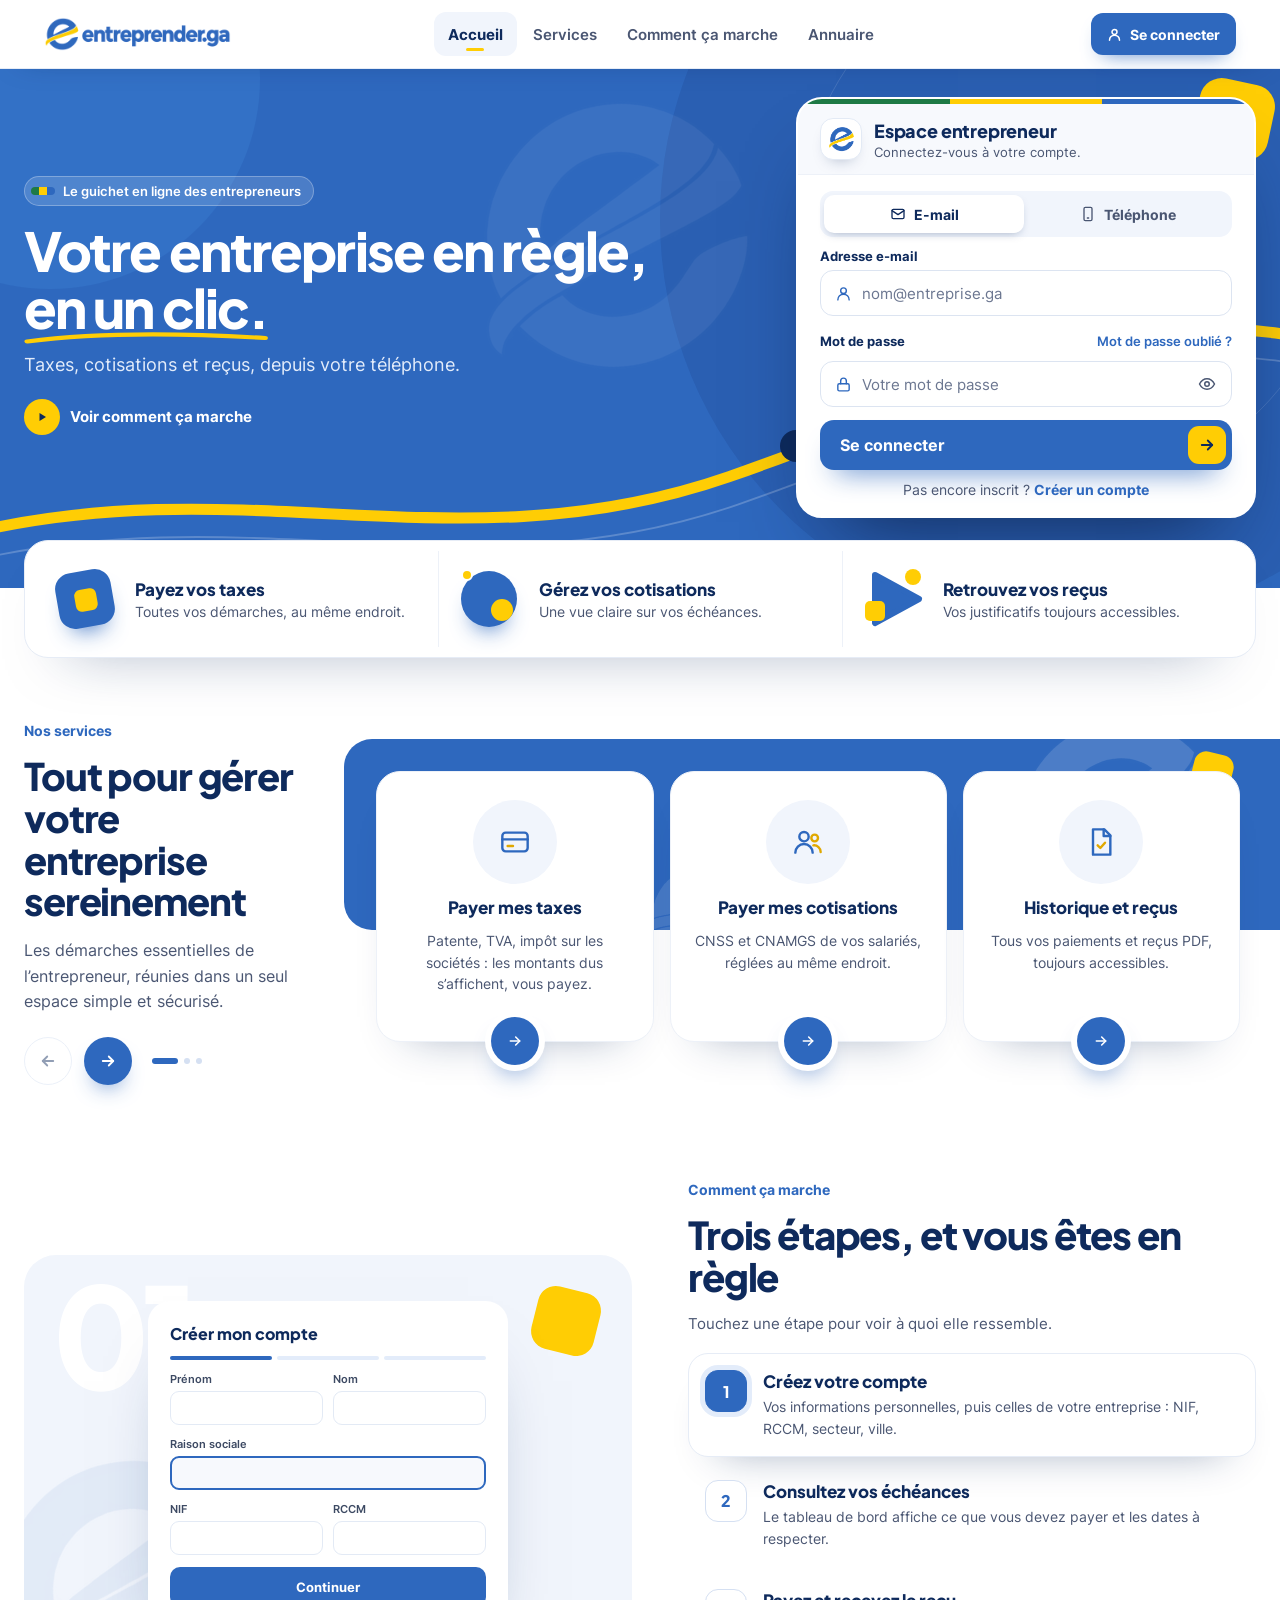
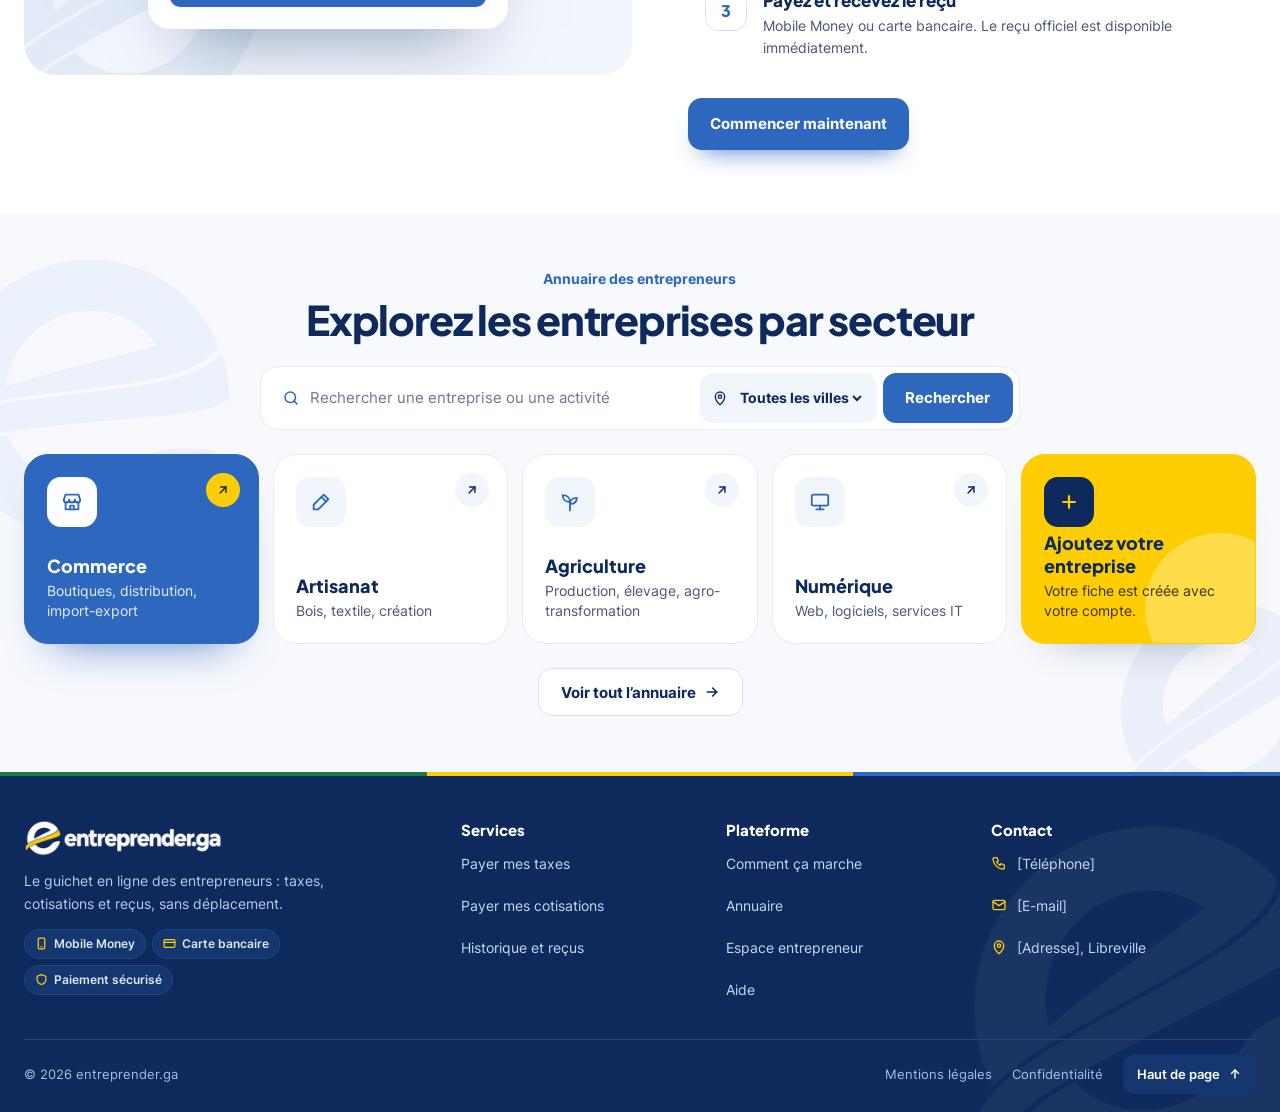
<file: index.html>
<!doctype html>
<html lang="fr">
<head>
<meta charset="utf-8">
<meta name="viewport" content="width=device-width, initial-scale=1">
<title>entreprender.ga — Votre entreprise en règle, en un clic</title>
<meta name="description" content="Payez vos taxes et cotisations, retrouvez vos reçus officiels et trouvez des entreprises gabonaises, depuis votre téléphone.">
<meta name="theme-color" content="#2E68BE">
<link rel="icon" type="image/png" href="assets/img/favicon.png">
<link rel="apple-touch-icon" href="assets/img/apple-touch-icon.png">
<link rel="preload" href="assets/fonts/pjs-800.woff2" as="font" type="font/woff2" crossorigin>
<link rel="preload" href="assets/fonts/inter-400.woff2" as="font" type="font/woff2" crossorigin>
<link rel="stylesheet" href="css/styles.css">
<script src="js/main.js" defer></script>
</head>
<body>

<!-- ================= EN-TÊTE ================= -->
<header class="site-header">
  <div class="container header-inner">
    <a class="brand" href="index.html" aria-label="entreprender.ga, accueil">
      <img src="assets/img/logo-couleur.png" alt="entreprender.ga" width="187" height="34">
    </a>

    <nav class="main-nav" aria-label="Navigation principale">
      <a class="nav-link is-active" href="#accueil" aria-current="page">Accueil</a>
      <a class="nav-link" href="#services">Services</a>
      <a class="nav-link" href="#parcours">Comment ça marche</a>
      <a class="nav-link" href="#annuaire">Annuaire</a>
    </nav>

    <a class="btn btn-primary btn-sm" href="connexion.html">
      <svg aria-hidden="true" width="15" height="15" viewBox="0 0 24 24" fill="none" stroke="currentColor" stroke-width="2.4" stroke-linecap="round" stroke-linejoin="round"><circle cx="12" cy="8" r="4"/><path d="M4 21a8 8 0 0 1 16 0"/></svg>
      Se connecter
    </a>
  </div>
</header>

<main>

<!-- ================= HERO + CONNEXION ================= -->
<section id="accueil" class="hero" data-spy>
  <div class="blue-bg" aria-hidden="true">
    <span class="blue-bg__c1"></span>
    <span class="blue-bg__c2"></span>
    <span class="blue-bg__c3"></span>
    <svg class="blue-bg__ribbon" viewBox="0 0 1440 560" preserveAspectRatio="none"><path d="M-30 500 C 280 430, 520 540, 820 440 S 1240 250, 1470 290" fill="none" stroke="#FFCD04" stroke-width="12" stroke-linecap="round"/><path d="M-30 530 C 290 460, 530 570, 830 470 S 1250 280, 1470 320" fill="none" stroke="rgba(255,255,255,.22)" stroke-width="2"/></svg>
    <img class="watermark blue-bg__mark" src="assets/img/e-blanc.png" alt="">
  </div>

  <div class="container hero-inner">
    <div class="hero-copy">
      <span class="badge"><span class="badge__flag" aria-hidden="true"><span></span><span></span><span></span></span>Le guichet en ligne des entrepreneurs</span>
      <h1 class="hero-title">Votre entreprise en règle, <span class="hero-title__swash">en un clic.<svg aria-hidden="true" viewBox="0 0 300 24" preserveAspectRatio="none"><path d="M4 18 C 90 2, 200 4, 296 12" fill="none" stroke="#FFCD04" stroke-width="7" stroke-linecap="round"/></svg></span></h1>
      <p class="hero-lead">Taxes, cotisations et reçus, depuis votre téléphone.</p>
      <a class="play-link" href="#parcours">
        <span class="play-link__icon" aria-hidden="true"><svg width="12" height="12" viewBox="0 0 24 24" fill="#0E2A5C"><path d="M7 4v16l13-8z"/></svg></span>
        Voir comment ça marche
      </a>
    </div>

    <div class="auth-wrap">
      <span class="auth-wrap__square" aria-hidden="true"></span>
      <span class="auth-wrap__dot" aria-hidden="true"></span>

      <form class="auth-card" id="hero-login" data-auth="login" novalidate aria-labelledby="hero-login-title">
        <div class="flag-bar" aria-hidden="true"><span></span><span></span><span></span></div>
        <div class="auth-card__head">
          <span class="auth-card__mark" aria-hidden="true"><img src="assets/img/e-couleur.png" alt=""></span>
          <div class="auth-card__titles">
            <h2 class="auth-card__title" id="hero-login-title">Espace entrepreneur</h2>
            <p class="auth-card__sub">Connectez-vous à votre compte.</p>
          </div>
        </div>

        <div class="auth-card__body">
          <div class="segmented" role="group" aria-label="Se connecter avec" data-id-switch>
            <button type="button" class="segmented__btn" aria-pressed="true" data-mode="email">
              <svg aria-hidden="true" width="16" height="16" viewBox="0 0 24 24" fill="none" stroke="currentColor" stroke-width="2" stroke-linecap="round" stroke-linejoin="round"><rect x="3" y="5" width="18" height="14" rx="2"/><path d="m3 7 9 6 9-6"/></svg>E-mail
            </button>
            <button type="button" class="segmented__btn" aria-pressed="false" data-mode="phone">
              <svg aria-hidden="true" width="16" height="16" viewBox="0 0 24 24" fill="none" stroke="currentColor" stroke-width="2" stroke-linecap="round" stroke-linejoin="round"><rect x="6" y="2" width="12" height="20" rx="2"/><path d="M11 18h2"/></svg>Téléphone
            </button>
          </div>

          <div class="field" data-field="identifier">
            <label class="field__label" for="hero-id" data-id-label>Adresse e-mail</label>
            <div class="field__control">
              <svg aria-hidden="true" width="17" height="17" viewBox="0 0 24 24" fill="none" stroke="#2E68BE" stroke-width="2" stroke-linecap="round" stroke-linejoin="round"><circle cx="12" cy="8" r="4"/><path d="M4 21a8 8 0 0 1 16 0"/></svg>
              <input id="hero-id" name="identifier" type="email" autocomplete="username" placeholder="nom@entreprise.ga" required aria-describedby="hero-id-error">
            </div>
            <p class="field__error" id="hero-id-error" hidden></p>
          </div>

          <div class="field" data-field="password">
            <div class="field__row">
              <label class="field__label" for="hero-pw">Mot de passe</label>
              <a class="field__link" href="connexion.html#mot-de-passe-oublie">Mot de passe oublié ?</a>
            </div>
            <div class="field__control field__control--pw">
              <svg aria-hidden="true" width="17" height="17" viewBox="0 0 24 24" fill="none" stroke="#2E68BE" stroke-width="2" stroke-linecap="round" stroke-linejoin="round"><rect x="4" y="11" width="16" height="10" rx="2"/><path d="M8 11V7a4 4 0 0 1 8 0v4"/></svg>
              <input id="hero-pw" name="password" type="password" autocomplete="current-password" placeholder="Votre mot de passe" required aria-describedby="hero-pw-error">
              <button type="button" class="icon-btn" data-toggle-password aria-label="Afficher le mot de passe" aria-controls="hero-pw">
                <svg aria-hidden="true" width="18" height="18" viewBox="0 0 24 24" fill="none" stroke="#4A5672" stroke-width="2" stroke-linecap="round" stroke-linejoin="round"><path d="M2 12s3.6-7 10-7 10 7 10 7-3.6 7-10 7S2 12 2 12z"/><circle cx="12" cy="12" r="3"/></svg>
              </button>
            </div>
            <p class="field__error" id="hero-pw-error" hidden></p>
          </div>

          <p class="form-status" role="status" data-status hidden></p>

          <button type="submit" class="btn btn-primary btn-submit">
            <span data-submit-label>Se connecter</span>
            <span class="btn-submit__arrow" aria-hidden="true"><svg width="18" height="18" viewBox="0 0 24 24" fill="none" stroke="#0E2A5C" stroke-width="2.4" stroke-linecap="round" stroke-linejoin="round"><path d="M5 12h14"/><path d="m13 6 6 6-6 6"/></svg></span>
          </button>

          <p class="auth-card__foot">Pas encore inscrit ? <a href="connexion.html#inscription">Créer un compte</a></p>
        </div>
      </form>
    </div>
  </div>
</section>

<!-- ================= LES 3 ESSENTIELS ================= -->
<section class="container essentials" aria-label="L’essentiel">
  <div class="essentials__grid">
    <div class="essential">
      <span class="essential__icon" aria-hidden="true"><span class="shape shape--tile"></span><span class="shape shape--tile-in"></span></span>
      <div><strong class="essential__title">Payez vos taxes</strong><span class="essential__text">Toutes vos démarches, au même endroit.</span></div>
    </div>
    <div class="essential">
      <span class="essential__icon" aria-hidden="true"><span class="shape shape--ball"></span><span class="shape shape--dot"></span><span class="shape shape--dot-sm"></span></span>
      <div><strong class="essential__title">Gérez vos cotisations</strong><span class="essential__text">Une vue claire sur vos échéances.</span></div>
    </div>
    <div class="essential">
      <span class="essential__icon" aria-hidden="true"><svg width="64" height="64" viewBox="0 0 64 64"><path d="M14 8 L58 32 L14 56 Z" fill="#2E68BE" stroke="#2E68BE" stroke-width="6" stroke-linejoin="round"/><rect x="4" y="34" width="20" height="20" rx="5" fill="#FFCD04"/><circle cx="52" cy="10" r="8" fill="#FFCD04"/></svg></span>
      <div><strong class="essential__title">Retrouvez vos reçus</strong><span class="essential__text">Vos justificatifs toujours accessibles.</span></div>
    </div>
  </div>
</section>

<!-- ================= SERVICES ================= -->
<section id="services" class="container services" data-spy>
  <div class="services__intro">
    <span class="eyebrow">Nos services</span>
    <h2 class="section-title">Tout pour gérer votre entreprise sereinement</h2>
    <p class="section-lead">Les démarches essentielles de l’entrepreneur, réunies dans un seul espace simple et sécurisé.</p>
    <div class="carousel-controls">
      <button type="button" class="round-btn" data-carousel-prev aria-label="Services précédents" aria-controls="service-grid" disabled>
        <svg aria-hidden="true" width="18" height="18" viewBox="0 0 24 24" fill="none" stroke="#0E2A5C" stroke-width="2.4" stroke-linecap="round" stroke-linejoin="round"><path d="M19 12H5"/><path d="m11 6-6 6 6 6"/></svg>
      </button>
      <button type="button" class="round-btn round-btn--primary" data-carousel-next aria-label="Services suivants" aria-controls="service-grid">
        <svg aria-hidden="true" width="18" height="18" viewBox="0 0 24 24" fill="none" stroke="#FFFFFF" stroke-width="2.4" stroke-linecap="round" stroke-linejoin="round"><path d="M5 12h14"/><path d="m13 6 6 6-6 6"/></svg>
      </button>
      <div class="dots" data-carousel-dots aria-hidden="true"></div>
    </div>
  </div>

  <div class="services__stage">
    <span class="stage-band" aria-hidden="true">
      <img class="watermark stage-band__mark1" src="assets/img/e-blanc.png" alt="">
      <img class="watermark stage-band__mark2" src="assets/img/e-blanc.png" alt="">
    </span>
    <span class="stage-deco" aria-hidden="true"></span>

    <div class="service-grid" id="service-grid" aria-live="polite">
      <a class="service-card" href="connexion.html">
        <span class="service-card__icon" aria-hidden="true"><svg width="32" height="32" viewBox="0 0 24 24" fill="none" stroke="#2E68BE" stroke-width="1.8" stroke-linecap="round" stroke-linejoin="round"><rect x="2.5" y="5" width="19" height="14" rx="2.5"/><path d="M2.5 10h19"/><path d="M6.5 15h4" stroke="#E0A800"/></svg></span>
        <span class="service-card__title">Payer mes taxes</span>
        <span class="service-card__text">Patente, TVA, impôt sur les sociétés : les montants dus s’affichent, vous payez.</span>
        <span class="service-card__arrow" aria-hidden="true"><svg width="16" height="16" viewBox="0 0 24 24" fill="none" stroke="#FFFFFF" stroke-width="2.4" stroke-linecap="round" stroke-linejoin="round"><path d="M5 12h14"/><path d="m13 6 6 6-6 6"/></svg></span>
      </a>
      <a class="service-card" href="connexion.html">
        <span class="service-card__icon" aria-hidden="true"><svg width="32" height="32" viewBox="0 0 24 24" fill="none" stroke="#2E68BE" stroke-width="1.8" stroke-linecap="round" stroke-linejoin="round"><circle cx="9" cy="8" r="3.5"/><path d="M2.5 20a6.5 6.5 0 0 1 13 0"/><circle cx="17" cy="9" r="2.5" stroke="#E0A800"/><path d="M16 14.5a5 5 0 0 1 5.5 5" stroke="#E0A800"/></svg></span>
        <span class="service-card__title">Payer mes cotisations</span>
        <span class="service-card__text">CNSS et CNAMGS de vos salariés, réglées au même endroit.</span>
        <span class="service-card__arrow" aria-hidden="true"><svg width="16" height="16" viewBox="0 0 24 24" fill="none" stroke="#FFFFFF" stroke-width="2.4" stroke-linecap="round" stroke-linejoin="round"><path d="M5 12h14"/><path d="m13 6 6 6-6 6"/></svg></span>
      </a>
      <a class="service-card" href="connexion.html">
        <span class="service-card__icon" aria-hidden="true"><svg width="32" height="32" viewBox="0 0 24 24" fill="none" stroke="#2E68BE" stroke-width="1.8" stroke-linecap="round" stroke-linejoin="round"><path d="M6 2.5h8.5l4.5 4.5v14.5H6z"/><path d="M14 2.5V7.5h5"/><path d="m9.5 14.5 2 2 3.5-4" stroke="#E0A800"/></svg></span>
        <span class="service-card__title">Historique et reçus</span>
        <span class="service-card__text">Tous vos paiements et reçus PDF, toujours accessibles.</span>
        <span class="service-card__arrow" aria-hidden="true"><svg width="16" height="16" viewBox="0 0 24 24" fill="none" stroke="#FFFFFF" stroke-width="2.4" stroke-linecap="round" stroke-linejoin="round"><path d="M5 12h14"/><path d="m13 6 6 6-6 6"/></svg></span>
      </a>
      <a class="service-card" href="connexion.html" hidden>
        <span class="service-card__icon" aria-hidden="true"><svg width="32" height="32" viewBox="0 0 24 24" fill="none" stroke="#2E68BE" stroke-width="1.8" stroke-linecap="round" stroke-linejoin="round"><rect x="3" y="5" width="18" height="16" rx="2.5"/><path d="M3 10h18"/><path d="M8 3v4"/><path d="M16 3v4"/><circle cx="15.5" cy="15.5" r="1.6" fill="#E0A800" stroke="#E0A800"/></svg></span>
        <span class="service-card__title">Échéances et rappels</span>
        <span class="service-card__text">Un rappel par SMS et e-mail avant chaque date limite.</span>
        <span class="service-card__arrow" aria-hidden="true"><svg width="16" height="16" viewBox="0 0 24 24" fill="none" stroke="#FFFFFF" stroke-width="2.4" stroke-linecap="round" stroke-linejoin="round"><path d="M5 12h14"/><path d="m13 6 6 6-6 6"/></svg></span>
      </a>
      <a class="service-card" href="connexion.html" hidden>
        <span class="service-card__icon" aria-hidden="true"><svg width="32" height="32" viewBox="0 0 24 24" fill="none" stroke="#2E68BE" stroke-width="1.8" stroke-linecap="round" stroke-linejoin="round"><path d="M3 9.5 5 4h14l2 5.5"/><path d="M3 9.5a3 3 0 0 0 6 0 3 3 0 0 0 6 0 3 3 0 0 0 6 0"/><path d="M5 12.5V20h14v-7.5"/><path d="M10 20v-4h4v4" stroke="#E0A800"/></svg></span>
        <span class="service-card__title">Fiche entreprise</span>
        <span class="service-card__text">Votre entreprise visible dans l’annuaire public.</span>
        <span class="service-card__arrow" aria-hidden="true"><svg width="16" height="16" viewBox="0 0 24 24" fill="none" stroke="#FFFFFF" stroke-width="2.4" stroke-linecap="round" stroke-linejoin="round"><path d="M5 12h14"/><path d="m13 6 6 6-6 6"/></svg></span>
      </a>
    </div>
  </div>
</section>

<!-- ================= COMMENT ÇA MARCHE ================= -->
<section id="parcours" class="container how" data-spy>
  <div class="how__preview" aria-hidden="true">
    <span class="how__num" data-step-num>01</span>
    <img class="watermark how__mark" src="assets/img/e-bleu.png" alt="">
    <span class="how__deco"></span>

    <div class="preview" data-step-panel="1">
      <div class="mock">
        <span class="mock__title">Créer mon compte</span>
        <span class="mock__progress"><span></span><span></span><span></span></span>
        <span class="mock__grid">
          <span class="mock__field"><span class="mock__label">Prénom</span><span class="mock__input"></span></span>
          <span class="mock__field"><span class="mock__label">Nom</span><span class="mock__input"></span></span>
        </span>
        <span class="mock__field"><span class="mock__label">Raison sociale</span><span class="mock__input is-focus"></span></span>
        <span class="mock__grid">
          <span class="mock__field"><span class="mock__label">NIF</span><span class="mock__input"></span></span>
          <span class="mock__field"><span class="mock__label">RCCM</span><span class="mock__input"></span></span>
        </span>
        <span class="mock__btn">Continuer</span>
      </div>
    </div>

    <div class="preview" data-step-panel="2" hidden>
      <div class="mock mock--tight">
        <span class="mock__head"><span class="mock__title">Mes échéances</span><span class="pill-soft">3 à venir</span></span>
        <span class="due is-current"><span class="due__sq" style="background:#2E68BE"></span><span class="due__text"><span class="due__name">Patente</span><span class="skel" style="width:60%"></span></span><span class="due__tag">Bientôt</span></span>
        <span class="due"><span class="due__sq" style="background:#FFCD04"></span><span class="due__text"><span class="due__name">CNSS</span><span class="skel" style="width:45%"></span></span><span class="skel" style="width:40px"></span></span>
        <span class="due"><span class="due__sq" style="background:#0E2A5C"></span><span class="due__text"><span class="due__name">TVA</span><span class="skel" style="width:55%"></span></span><span class="skel" style="width:40px"></span></span>
        <span class="mock__btn">Payer la patente</span>
      </div>
    </div>

    <div class="preview pay-stack" data-step-panel="3" hidden>
      <span class="pay-methods">
        <span class="pay-method is-selected"><span class="pay-method__icon" style="background:#FFF4C2"><svg width="18" height="18" viewBox="0 0 24 24" fill="none" stroke="#0E2A5C" stroke-width="2" stroke-linecap="round"><rect x="6" y="2" width="12" height="20" rx="2"/><path d="M11 18h2"/></svg></span><span class="pay-method__name">Mobile Money</span></span>
        <span class="pay-method"><span class="pay-method__icon" style="background:#E3ECFA"><svg width="18" height="18" viewBox="0 0 24 24" fill="none" stroke="#2E68BE" stroke-width="2" stroke-linecap="round"><rect x="2" y="5" width="20" height="14" rx="2"/><path d="M2 10h20"/></svg></span><span class="pay-method__name">Carte bancaire</span></span>
      </span>
      <span class="receipt">
        <span class="receipt__body"><span class="receipt__title">Reçu de paiement</span><span class="receipt__line" style="width:70%"></span><span class="receipt__line" style="width:50%"></span><span class="receipt__sep"></span><span class="receipt__total"></span></span>
        <svg class="receipt__edge" viewBox="0 0 280 14" preserveAspectRatio="none"><path d="M0 0 H280 V2 L266 14 L252 2 L238 14 L224 2 L210 14 L196 2 L182 14 L168 2 L154 14 L140 2 L126 14 L112 2 L98 14 L84 2 L70 14 L56 2 L42 14 L28 2 L14 14 L0 2 Z" fill="#FFFFFF"/></svg>
        <span class="stamp">Payé</span>
      </span>
    </div>
  </div>

  <div class="how__content">
    <span class="eyebrow">Comment ça marche</span>
    <h2 class="section-title">Trois étapes, et vous êtes en règle</h2>
    <p class="how__hint">Touchez une étape pour voir à quoi elle ressemble.</p>
    <ol class="steps">
      <li><button type="button" class="step" aria-pressed="true" data-step="1"><span class="step__num">1</span><span class="step__body"><span class="step__title">Créez votre compte</span><span class="step__text">Vos informations personnelles, puis celles de votre entreprise : NIF, RCCM, secteur, ville.</span></span></button></li>
      <li><button type="button" class="step" aria-pressed="false" data-step="2"><span class="step__num">2</span><span class="step__body"><span class="step__title">Consultez vos échéances</span><span class="step__text">Le tableau de bord affiche ce que vous devez payer et les dates à respecter.</span></span></button></li>
      <li><button type="button" class="step" aria-pressed="false" data-step="3"><span class="step__num">3</span><span class="step__body"><span class="step__title">Payez et recevez le reçu</span><span class="step__text">Mobile Money ou carte bancaire. Le reçu officiel est disponible immédiatement.</span></span></button></li>
    </ol>
    <a class="btn btn-primary btn-lg" href="connexion.html#inscription">Commencer maintenant</a>
  </div>
</section>

<!-- ================= ANNUAIRE ================= -->
<section id="annuaire" class="directory" data-spy>
  <img class="watermark directory__mark1" src="assets/img/e-bleu.png" alt="" aria-hidden="true">
  <img class="watermark directory__mark2" src="assets/img/e-bleu.png" alt="" aria-hidden="true">
  <div class="container directory__inner">
    <div class="directory__head">
      <span class="eyebrow">Annuaire des entrepreneurs</span>
      <h2 class="section-title">Explorez les entreprises par secteur</h2>
    </div>

    <form class="search-bar" role="search" aria-label="Rechercher dans l’annuaire" data-directory-search>
      <label class="search-bar__field">
        <svg aria-hidden="true" width="18" height="18" viewBox="0 0 24 24" fill="none" stroke="#2E68BE" stroke-width="2" stroke-linecap="round" stroke-linejoin="round"><circle cx="11" cy="11" r="7"/><path d="m20 20-3.5-3.5"/></svg>
        <span class="sr-only">Entreprise ou activité</span>
        <input type="search" name="q" placeholder="Rechercher une entreprise ou une activité">
      </label>
      <label class="search-bar__city">
        <svg aria-hidden="true" width="16" height="16" viewBox="0 0 24 24" fill="none" stroke="#0E2A5C" stroke-width="2" stroke-linecap="round" stroke-linejoin="round"><path d="M12 22s7-6.2 7-12a7 7 0 0 0-14 0c0 5.8 7 12 7 12z"/><circle cx="12" cy="10" r="2.5"/></svg>
        <span class="sr-only">Ville</span>
        <select name="ville">
          <option value="">Toutes les villes</option>
          <option>Libreville</option><option>Port-Gentil</option><option>Franceville</option><option>Oyem</option><option>Owendo</option>
        </select>
      </label>
      <button type="submit" class="btn btn-primary search-bar__submit">Rechercher</button>
    </form>

    <div class="sector-grid" role="group" aria-label="Choisir un secteur">
      <button type="button" class="sector-card" aria-pressed="true" data-sector="commerce">
        <span class="sector-card__icon" aria-hidden="true"><svg width="22" height="22" viewBox="0 0 24 24" fill="none" stroke="#2E68BE" stroke-width="2" stroke-linecap="round" stroke-linejoin="round"><path d="M3 9.5 5 4h14l2 5.5"/><path d="M3 9.5a3 3 0 0 0 6 0 3 3 0 0 0 6 0 3 3 0 0 0 6 0"/><path d="M5 12.5V20h14v-7.5"/><path d="M10 20v-4h4v4"/></svg></span>
        <span class="sector-card__arrow" aria-hidden="true"><svg width="14" height="14" viewBox="0 0 24 24" fill="none" stroke="#0E2A5C" stroke-width="2.6" stroke-linecap="round" stroke-linejoin="round"><path d="M7 17 17 7"/><path d="M8 7h9v9"/></svg></span>
        <span class="sector-card__title">Commerce</span>
        <span class="sector-card__text">Boutiques, distribution, import-export</span>
      </button>
      <button type="button" class="sector-card" aria-pressed="false" data-sector="artisanat">
        <span class="sector-card__icon" aria-hidden="true"><svg width="22" height="22" viewBox="0 0 24 24" fill="none" stroke="#2E68BE" stroke-width="2" stroke-linecap="round" stroke-linejoin="round"><path d="M15 4 20 9 9 20H4v-5z"/><path d="m12.5 6.5 5 5"/></svg></span>
        <span class="sector-card__arrow" aria-hidden="true"><svg width="14" height="14" viewBox="0 0 24 24" fill="none" stroke="#0E2A5C" stroke-width="2.6" stroke-linecap="round" stroke-linejoin="round"><path d="M7 17 17 7"/><path d="M8 7h9v9"/></svg></span>
        <span class="sector-card__title">Artisanat</span>
        <span class="sector-card__text">Bois, textile, création</span>
      </button>
      <button type="button" class="sector-card" aria-pressed="false" data-sector="agriculture">
        <span class="sector-card__icon" aria-hidden="true"><svg width="22" height="22" viewBox="0 0 24 24" fill="none" stroke="#2E68BE" stroke-width="2" stroke-linecap="round" stroke-linejoin="round"><path d="M12 21v-9"/><path d="M12 12C12 7 8.5 4.5 4 4.5 4 9 7 12 12 12z"/><path d="M12 14c0-4 3-6.5 7.5-6.5C19.5 11.5 17 14 12 14z"/></svg></span>
        <span class="sector-card__arrow" aria-hidden="true"><svg width="14" height="14" viewBox="0 0 24 24" fill="none" stroke="#0E2A5C" stroke-width="2.6" stroke-linecap="round" stroke-linejoin="round"><path d="M7 17 17 7"/><path d="M8 7h9v9"/></svg></span>
        <span class="sector-card__title">Agriculture</span>
        <span class="sector-card__text">Production, élevage, agro-transformation</span>
      </button>
      <button type="button" class="sector-card" aria-pressed="false" data-sector="numerique">
        <span class="sector-card__icon" aria-hidden="true"><svg width="22" height="22" viewBox="0 0 24 24" fill="none" stroke="#2E68BE" stroke-width="2" stroke-linecap="round" stroke-linejoin="round"><rect x="3" y="4" width="18" height="12" rx="2"/><path d="M8 20h8"/><path d="M12 16v4"/></svg></span>
        <span class="sector-card__arrow" aria-hidden="true"><svg width="14" height="14" viewBox="0 0 24 24" fill="none" stroke="#0E2A5C" stroke-width="2.6" stroke-linecap="round" stroke-linejoin="round"><path d="M7 17 17 7"/><path d="M8 7h9v9"/></svg></span>
        <span class="sector-card__title">Numérique</span>
        <span class="sector-card__text">Web, logiciels, services IT</span>
      </button>
      <a class="sector-card sector-card--add" href="connexion.html#inscription">
        <span class="sector-card__icon" aria-hidden="true"><svg width="20" height="20" viewBox="0 0 24 24" fill="none" stroke="#FFCD04" stroke-width="2.6" stroke-linecap="round"><path d="M12 5v14"/><path d="M5 12h14"/></svg></span>
        <span class="sector-card__title">Ajoutez votre entreprise</span>
        <span class="sector-card__text">Votre fiche est créée avec votre compte.</span>
      </a>
    </div>

    <a class="btn btn-outline" href="#annuaire">Voir tout l’annuaire
      <svg aria-hidden="true" width="16" height="16" viewBox="0 0 24 24" fill="none" stroke="currentColor" stroke-width="2.4" stroke-linecap="round" stroke-linejoin="round"><path d="M5 12h14"/><path d="m13 6 6 6-6 6"/></svg>
    </a>
  </div>
</section>

</main>

<!-- ================= PIED DE PAGE ================= -->
<footer class="site-footer">
  <div class="flag-bar" aria-hidden="true"><span></span><span></span><span></span></div>
  <img class="watermark site-footer__mark" src="assets/img/e-blanc.png" alt="" aria-hidden="true">
  <div class="container footer-inner">
    <div class="footer-cols">
      <div class="footer-brand">
        <img src="assets/img/logo-blanc.png" alt="entreprender.ga" width="198" height="36">
        <p>Le guichet en ligne des entrepreneurs : taxes, cotisations et reçus, sans déplacement.</p>
        <div class="pay-pills">
          <span class="pay-pill"><svg aria-hidden="true" width="13" height="13" viewBox="0 0 24 24" fill="none" stroke="#FFCD04" stroke-width="2.2" stroke-linecap="round"><rect x="6" y="2" width="12" height="20" rx="2"/><path d="M11 18h2"/></svg>Mobile Money</span>
          <span class="pay-pill"><svg aria-hidden="true" width="13" height="13" viewBox="0 0 24 24" fill="none" stroke="#FFCD04" stroke-width="2.2" stroke-linecap="round"><rect x="2" y="5" width="20" height="14" rx="2"/><path d="M2 10h20"/></svg>Carte bancaire</span>
          <span class="pay-pill"><svg aria-hidden="true" width="13" height="13" viewBox="0 0 24 24" fill="none" stroke="#FFCD04" stroke-width="2.2" stroke-linecap="round" stroke-linejoin="round"><path d="M12 3 4 6v6c0 5 3.5 8 8 9 4.5-1 8-4 8-9V6z"/></svg>Paiement sécurisé</span>
        </div>
      </div>
      <nav class="footer-col" aria-label="Services">
        <span class="footer-col__title">Services</span>
        <a href="#services">Payer mes taxes</a>
        <a href="#services">Payer mes cotisations</a>
        <a href="#services">Historique et reçus</a>
      </nav>
      <nav class="footer-col" aria-label="Plateforme">
        <span class="footer-col__title">Plateforme</span>
        <a href="#parcours">Comment ça marche</a>
        <a href="#annuaire">Annuaire</a>
        <a href="connexion.html">Espace entrepreneur</a>
        <a href="#accueil">Aide</a>
      </nav>
      <div class="footer-col footer-col--contact">
        <span class="footer-col__title">Contact</span>
        <span class="contact-item"><svg aria-hidden="true" width="16" height="16" viewBox="0 0 24 24" fill="none" stroke="#FFCD04" stroke-width="2" stroke-linecap="round" stroke-linejoin="round"><path d="M5 4h4l2 5-2.5 1.5a11 11 0 0 0 5 5L15 13l5 2v4a2 2 0 0 1-2 2A16 16 0 0 1 3 6a2 2 0 0 1 2-2"/></svg>[Téléphone]</span>
        <span class="contact-item"><svg aria-hidden="true" width="16" height="16" viewBox="0 0 24 24" fill="none" stroke="#FFCD04" stroke-width="2" stroke-linecap="round" stroke-linejoin="round"><rect x="3" y="5" width="18" height="14" rx="2"/><path d="m3 7 9 6 9-6"/></svg>[E-mail]</span>
        <span class="contact-item"><svg aria-hidden="true" width="16" height="16" viewBox="0 0 24 24" fill="none" stroke="#FFCD04" stroke-width="2" stroke-linecap="round" stroke-linejoin="round"><path d="M12 22s7-6.2 7-12a7 7 0 0 0-14 0c0 5.8 7 12 7 12z"/><circle cx="12" cy="10" r="2.5"/></svg>[Adresse], Libreville</span>
      </div>
    </div>
    <div class="footer-bottom">
      <span>© <span data-year>2026</span> entreprender.ga</span>
      <span class="footer-bottom__links">
        <a href="#">Mentions légales</a>
        <a href="#">Confidentialité</a>
        <a class="to-top" href="#accueil">Haut de page<svg aria-hidden="true" width="14" height="14" viewBox="0 0 24 24" fill="none" stroke="currentColor" stroke-width="2.4" stroke-linecap="round" stroke-linejoin="round"><path d="M12 19V5"/><path d="m6 11 6-6 6 6"/></svg></a>
      </span>
    </div>
  </div>
</footer>

</body>
</html>
</file>
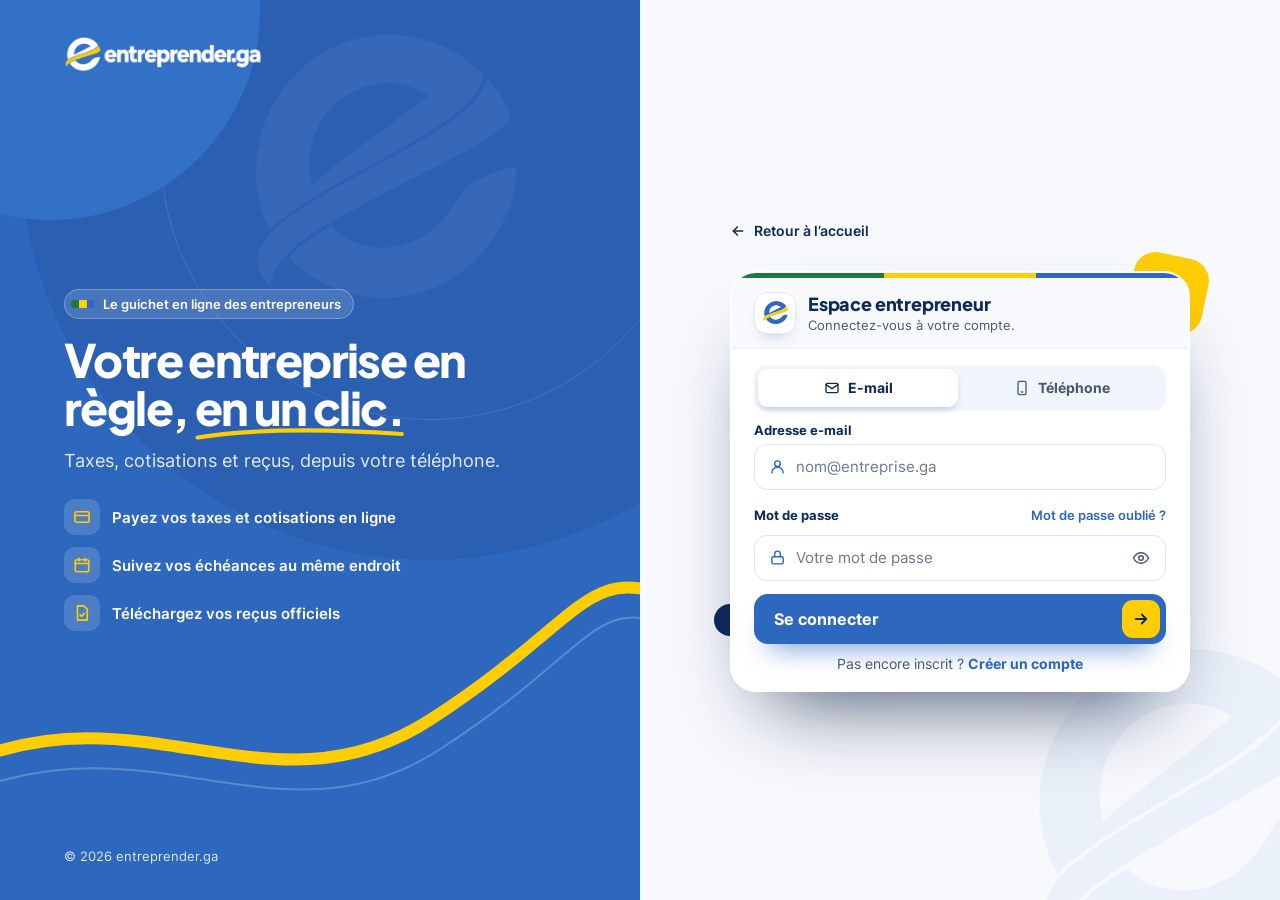
<file: connexion.html>
<!doctype html>
<html lang="fr">
<head>
<meta charset="utf-8">
<meta name="viewport" content="width=device-width, initial-scale=1">
<title>Connexion — entreprender.ga</title>
<meta name="description" content="Connectez-vous à votre espace entrepreneur pour payer vos taxes et cotisations et retrouver vos reçus.">
<meta name="theme-color" content="#2E68BE">
<link rel="icon" type="image/png" href="assets/img/favicon.png">
<link rel="apple-touch-icon" href="assets/img/apple-touch-icon.png">
<link rel="preload" href="assets/fonts/pjs-800.woff2" as="font" type="font/woff2" crossorigin>
<link rel="preload" href="assets/fonts/inter-400.woff2" as="font" type="font/woff2" crossorigin>
<link rel="stylesheet" href="css/styles.css">
<script src="js/connexion.js" defer></script>
</head>
<body class="auth-page">

<div class="auth-layout">

  <!-- ===== Panneau de marque ===== -->
  <aside class="auth-aside">
    <div class="blue-bg" aria-hidden="true">
      <span class="blue-bg__c1"></span>
      <span class="blue-bg__c2"></span>
      <span class="blue-bg__c3"></span>
      <svg class="blue-bg__ribbon" viewBox="0 0 700 900" preserveAspectRatio="none"><path d="M-30 760 C 160 690, 300 820, 470 720 S 640 560, 740 600" fill="none" stroke="#FFCD04" stroke-width="12" stroke-linecap="round"/><path d="M-30 790 C 170 720, 310 850, 480 750 S 650 590, 740 630" fill="none" stroke="rgba(255,255,255,.22)" stroke-width="2"/></svg>
      <img class="watermark blue-bg__mark" src="assets/img/e-blanc.png" alt="">
    </div>

    <a class="auth-aside__logo" href="index.html" aria-label="entreprender.ga, retour à l’accueil">
      <img src="assets/img/logo-blanc.png" alt="entreprender.ga" width="198" height="36">
    </a>

    <div class="auth-aside__copy">
      <span class="badge"><span class="badge__flag" aria-hidden="true"><span></span><span></span><span></span></span>Le guichet en ligne des entrepreneurs</span>
      <p class="hero-title">Votre entreprise en règle, <span class="hero-title__swash">en un clic.<svg aria-hidden="true" viewBox="0 0 300 24" preserveAspectRatio="none"><path d="M4 18 C 90 2, 200 4, 296 12" fill="none" stroke="#FFCD04" stroke-width="7" stroke-linecap="round"/></svg></span></p>
      <p class="hero-lead">Taxes, cotisations et reçus, depuis votre téléphone.</p>
      <ul class="auth-perks">
        <li><span class="auth-perks__icon" aria-hidden="true"><svg width="18" height="18" viewBox="0 0 24 24" fill="none" stroke="#FFCD04" stroke-width="2.2" stroke-linecap="round" stroke-linejoin="round"><rect x="2.5" y="5" width="19" height="14" rx="2.5"/><path d="M2.5 10h19"/></svg></span>Payez vos taxes et cotisations en ligne</li>
        <li><span class="auth-perks__icon" aria-hidden="true"><svg width="18" height="18" viewBox="0 0 24 24" fill="none" stroke="#FFCD04" stroke-width="2.2" stroke-linecap="round" stroke-linejoin="round"><rect x="3" y="5" width="18" height="16" rx="2.5"/><path d="M3 10h18"/><path d="M8 3v4"/><path d="M16 3v4"/></svg></span>Suivez vos échéances au même endroit</li>
        <li><span class="auth-perks__icon" aria-hidden="true"><svg width="18" height="18" viewBox="0 0 24 24" fill="none" stroke="#FFCD04" stroke-width="2.2" stroke-linecap="round" stroke-linejoin="round"><path d="M6 2.5h8.5l4.5 4.5v14.5H6z"/><path d="m9.5 14.5 2 2 3.5-4"/></svg></span>Téléchargez vos reçus officiels</li>
      </ul>
    </div>

    <span class="auth-aside__foot">© <span data-year>2026</span> entreprender.ga</span>
  </aside>

  <!-- ===== Formulaires ===== -->
  <main class="auth-main">
    <img class="watermark auth-main__mark" src="assets/img/e-bleu.png" alt="" aria-hidden="true">

    <a class="back-link" href="index.html">
      <svg aria-hidden="true" width="16" height="16" viewBox="0 0 24 24" fill="none" stroke="currentColor" stroke-width="2.4" stroke-linecap="round" stroke-linejoin="round"><path d="M19 12H5"/><path d="m11 6-6 6 6 6"/></svg>
      Retour à l’accueil
    </a>

    <div class="auth-wrap">
      <span class="auth-wrap__square" aria-hidden="true"></span>
      <span class="auth-wrap__dot" aria-hidden="true"></span>

      <!-- ---------- Connexion ---------- -->
      <form class="auth-card" id="view-connexion" data-view="connexion" data-auth="login" novalidate aria-labelledby="login-title">
        <div class="flag-bar" aria-hidden="true"><span></span><span></span><span></span></div>
        <div class="auth-card__head">
          <span class="auth-card__mark" aria-hidden="true"><img src="assets/img/e-couleur.png" alt=""></span>
          <div class="auth-card__titles">
            <h1 class="auth-card__title" id="login-title">Espace entrepreneur</h1>
            <p class="auth-card__sub">Connectez-vous à votre compte.</p>
          </div>
        </div>
        <div class="auth-card__body">
          <div class="segmented" role="group" aria-label="Se connecter avec" data-id-switch>
            <button type="button" class="segmented__btn" aria-pressed="true" data-mode="email">
              <svg aria-hidden="true" width="16" height="16" viewBox="0 0 24 24" fill="none" stroke="currentColor" stroke-width="2" stroke-linecap="round" stroke-linejoin="round"><rect x="3" y="5" width="18" height="14" rx="2"/><path d="m3 7 9 6 9-6"/></svg>E-mail
            </button>
            <button type="button" class="segmented__btn" aria-pressed="false" data-mode="phone">
              <svg aria-hidden="true" width="16" height="16" viewBox="0 0 24 24" fill="none" stroke="currentColor" stroke-width="2" stroke-linecap="round" stroke-linejoin="round"><rect x="6" y="2" width="12" height="20" rx="2"/><path d="M11 18h2"/></svg>Téléphone
            </button>
          </div>

          <div class="field" data-field="identifier">
            <label class="field__label" for="login-id" data-id-label>Adresse e-mail</label>
            <div class="field__control">
              <svg aria-hidden="true" width="17" height="17" viewBox="0 0 24 24" fill="none" stroke="#2E68BE" stroke-width="2" stroke-linecap="round" stroke-linejoin="round"><circle cx="12" cy="8" r="4"/><path d="M4 21a8 8 0 0 1 16 0"/></svg>
              <input id="login-id" name="identifier" type="email" autocomplete="username" placeholder="nom@entreprise.ga" required aria-describedby="login-id-error">
            </div>
            <p class="field__error" id="login-id-error" hidden></p>
          </div>

          <div class="field" data-field="password">
            <div class="field__row">
              <label class="field__label" for="login-pw">Mot de passe</label>
              <a class="field__link" href="#mot-de-passe-oublie">Mot de passe oublié ?</a>
            </div>
            <div class="field__control field__control--pw">
              <svg aria-hidden="true" width="17" height="17" viewBox="0 0 24 24" fill="none" stroke="#2E68BE" stroke-width="2" stroke-linecap="round" stroke-linejoin="round"><rect x="4" y="11" width="16" height="10" rx="2"/><path d="M8 11V7a4 4 0 0 1 8 0v4"/></svg>
              <input id="login-pw" name="password" type="password" autocomplete="current-password" placeholder="Votre mot de passe" required aria-describedby="login-pw-error">
              <button type="button" class="icon-btn" data-toggle-password aria-label="Afficher le mot de passe" aria-controls="login-pw">
                <svg aria-hidden="true" width="18" height="18" viewBox="0 0 24 24" fill="none" stroke="#4A5672" stroke-width="2" stroke-linecap="round" stroke-linejoin="round"><path d="M2 12s3.6-7 10-7 10 7 10 7-3.6 7-10 7S2 12 2 12z"/><circle cx="12" cy="12" r="3"/></svg>
              </button>
            </div>
            <p class="field__error" id="login-pw-error" hidden></p>
          </div>

          <p class="form-status" role="status" data-status hidden></p>

          <button type="submit" class="btn btn-primary btn-submit">
            <span data-submit-label>Se connecter</span>
            <span class="btn-submit__arrow" aria-hidden="true"><svg width="18" height="18" viewBox="0 0 24 24" fill="none" stroke="#0E2A5C" stroke-width="2.4" stroke-linecap="round" stroke-linejoin="round"><path d="M5 12h14"/><path d="m13 6 6 6-6 6"/></svg></span>
          </button>

          <p class="auth-card__foot">Pas encore inscrit ? <a href="#inscription">Créer un compte</a></p>
        </div>
      </form>

      <!-- ---------- Inscription ---------- -->
      <form class="auth-card" id="view-inscription" data-view="inscription" data-auth="register" novalidate aria-labelledby="register-title" hidden>
        <div class="flag-bar" aria-hidden="true"><span></span><span></span><span></span></div>
        <div class="auth-card__head">
          <span class="auth-card__mark" aria-hidden="true"><img src="assets/img/e-couleur.png" alt=""></span>
          <div class="auth-card__titles">
            <h1 class="auth-card__title" id="register-title">Créer mon compte</h1>
            <p class="auth-card__sub">Vous, puis votre entreprise.</p>
          </div>
        </div>
        <div class="auth-card__body">
          <div class="field-grid">
            <div class="field" data-field="firstName">
              <label class="field__label" for="reg-first">Prénom</label>
              <div class="field__control"><input id="reg-first" name="firstName" autocomplete="given-name" required aria-describedby="reg-first-error"></div>
              <p class="field__error" id="reg-first-error" hidden></p>
            </div>
            <div class="field" data-field="lastName">
              <label class="field__label" for="reg-last">Nom</label>
              <div class="field__control"><input id="reg-last" name="lastName" autocomplete="family-name" required aria-describedby="reg-last-error"></div>
              <p class="field__error" id="reg-last-error" hidden></p>
            </div>
          </div>

          <div class="field" data-field="identifier">
            <label class="field__label" for="reg-id">E-mail ou téléphone</label>
            <div class="field__control">
              <svg aria-hidden="true" width="17" height="17" viewBox="0 0 24 24" fill="none" stroke="#2E68BE" stroke-width="2" stroke-linecap="round" stroke-linejoin="round"><circle cx="12" cy="8" r="4"/><path d="M4 21a8 8 0 0 1 16 0"/></svg>
              <input id="reg-id" name="identifier" autocomplete="username" placeholder="nom@entreprise.ga ou +241…" required aria-describedby="reg-id-error">
            </div>
            <p class="field__error" id="reg-id-error" hidden></p>
          </div>

          <div class="field" data-field="password">
            <label class="field__label" for="reg-pw">Mot de passe</label>
            <div class="field__control field__control--pw">
              <svg aria-hidden="true" width="17" height="17" viewBox="0 0 24 24" fill="none" stroke="#2E68BE" stroke-width="2" stroke-linecap="round" stroke-linejoin="round"><rect x="4" y="11" width="16" height="10" rx="2"/><path d="M8 11V7a4 4 0 0 1 8 0v4"/></svg>
              <input id="reg-pw" name="password" type="password" autocomplete="new-password" placeholder="8 caractères minimum" required minlength="8" aria-describedby="reg-pw-error">
              <button type="button" class="icon-btn" data-toggle-password aria-label="Afficher le mot de passe" aria-controls="reg-pw">
                <svg aria-hidden="true" width="18" height="18" viewBox="0 0 24 24" fill="none" stroke="#4A5672" stroke-width="2" stroke-linecap="round" stroke-linejoin="round"><path d="M2 12s3.6-7 10-7 10 7 10 7-3.6 7-10 7S2 12 2 12z"/><circle cx="12" cy="12" r="3"/></svg>
              </button>
            </div>
            <p class="field__error" id="reg-pw-error" hidden></p>
          </div>

          <div class="field" data-field="company">
            <label class="field__label" for="reg-company">Raison sociale</label>
            <div class="field__control"><input id="reg-company" name="company" autocomplete="organization" required aria-describedby="reg-company-error"></div>
            <p class="field__error" id="reg-company-error" hidden></p>
          </div>

          <div class="field-grid">
            <div class="field" data-field="nif">
              <label class="field__label" for="reg-nif">NIF</label>
              <div class="field__control"><input id="reg-nif" name="nif" required aria-describedby="reg-nif-error"></div>
              <p class="field__error" id="reg-nif-error" hidden></p>
            </div>
            <div class="field" data-field="rccm">
              <label class="field__label" for="reg-rccm">RCCM</label>
              <div class="field__control"><input id="reg-rccm" name="rccm" required aria-describedby="reg-rccm-error"></div>
              <p class="field__error" id="reg-rccm-error" hidden></p>
            </div>
          </div>

          <div class="field" data-field="terms">
            <label class="check"><input type="checkbox" name="terms" required aria-describedby="reg-terms-error">J’accepte les conditions d’utilisation et la politique de confidentialité.</label>
            <p class="field__error" id="reg-terms-error" hidden></p>
          </div>

          <p class="form-status" role="status" data-status hidden></p>

          <button type="submit" class="btn btn-primary btn-submit">
            <span data-submit-label>Créer mon compte</span>
            <span class="btn-submit__arrow" aria-hidden="true"><svg width="18" height="18" viewBox="0 0 24 24" fill="none" stroke="#0E2A5C" stroke-width="2.4" stroke-linecap="round" stroke-linejoin="round"><path d="M5 12h14"/><path d="m13 6 6 6-6 6"/></svg></span>
          </button>

          <p class="auth-card__foot">Déjà inscrit ? <a href="#connexion">Se connecter</a></p>
        </div>
      </form>

      <!-- ---------- Mot de passe oublié ---------- -->
      <form class="auth-card" id="view-mot-de-passe-oublie" data-view="mot-de-passe-oublie" data-auth="reset" novalidate aria-labelledby="reset-title" hidden>
        <div class="flag-bar" aria-hidden="true"><span></span><span></span><span></span></div>
        <div class="auth-card__head">
          <span class="auth-card__mark" aria-hidden="true"><img src="assets/img/e-couleur.png" alt=""></span>
          <div class="auth-card__titles">
            <h1 class="auth-card__title" id="reset-title">Mot de passe oublié</h1>
            <p class="auth-card__sub">Recevez un lien pour le réinitialiser.</p>
          </div>
        </div>
        <div class="auth-card__body">
          <div class="field" data-field="identifier">
            <label class="field__label" for="reset-id">E-mail ou téléphone du compte</label>
            <div class="field__control">
              <svg aria-hidden="true" width="17" height="17" viewBox="0 0 24 24" fill="none" stroke="#2E68BE" stroke-width="2" stroke-linecap="round" stroke-linejoin="round"><circle cx="12" cy="8" r="4"/><path d="M4 21a8 8 0 0 1 16 0"/></svg>
              <input id="reset-id" name="identifier" autocomplete="username" placeholder="nom@entreprise.ga ou +241…" required aria-describedby="reset-id-error">
            </div>
            <p class="field__error" id="reset-id-error" hidden></p>
          </div>

          <p class="form-status" role="status" data-status hidden></p>

          <button type="submit" class="btn btn-primary btn-submit">
            <span data-submit-label>Envoyer le lien</span>
            <span class="btn-submit__arrow" aria-hidden="true"><svg width="18" height="18" viewBox="0 0 24 24" fill="none" stroke="#0E2A5C" stroke-width="2.4" stroke-linecap="round" stroke-linejoin="round"><path d="M5 12h14"/><path d="m13 6 6 6-6 6"/></svg></span>
          </button>

          <p class="auth-card__foot"><a href="#connexion">Retour à la connexion</a></p>
        </div>
      </form>
    </div>
  </main>
</div>

</body>
</html>
</file>
<file: css/styles.css>
/* =========================================================
   entreprender.ga — feuille de styles
   ========================================================= */

/* ---------- Polices (auto-hébergées) ---------- */
@font-face { font-family: "Plus Jakarta Sans"; font-weight: 500; font-display: swap; src: url("../assets/fonts/pjs-500.woff2") format("woff2"); }
@font-face { font-family: "Plus Jakarta Sans"; font-weight: 600; font-display: swap; src: url("../assets/fonts/pjs-600.woff2") format("woff2"); }
@font-face { font-family: "Plus Jakarta Sans"; font-weight: 700; font-display: swap; src: url("../assets/fonts/pjs-700.woff2") format("woff2"); }
@font-face { font-family: "Plus Jakarta Sans"; font-weight: 800; font-display: swap; src: url("../assets/fonts/pjs-800.woff2") format("woff2"); }
@font-face { font-family: "Inter"; font-weight: 400; font-display: swap; src: url("../assets/fonts/inter-400.woff2") format("woff2"); }
@font-face { font-family: "Inter"; font-weight: 500; font-display: swap; src: url("../assets/fonts/inter-500.woff2") format("woff2"); }
@font-face { font-family: "Inter"; font-weight: 600; font-display: swap; src: url("../assets/fonts/inter-600.woff2") format("woff2"); }
@font-face { font-family: "Inter"; font-weight: 700; font-display: swap; src: url("../assets/fonts/inter-700.woff2") format("woff2"); }

/* ---------- Jetons ---------- */
:root {
  --navy: #0E2A5C;
  --blue: #2E68BE;
  --blue-hover: #285DAD;
  --blue-dark: #1F4F99;
  --blue-deep: #2A5FB2;
  --blue-soft: #3371C6;
  --yellow: #FFCD04;
  --yellow-dark: #E0A800;
  --green: #1E7A45;
  --ink: #3D4A63;
  --muted: #4A5672;
  --placeholder: #6B7690;
  --bg-soft: #F7F9FD;
  --bg-tint: #F1F5FC;
  --chip: #E3ECFA;
  --line: #E6ECF6;
  --line-2: #E3EAF5;
  --line-3: #D5E0F2;
  --field-line: #DCE4F1;
  --danger: #B42318;

  --font-display: "Plus Jakarta Sans", Inter, system-ui, sans-serif;
  --font-body: Inter, system-ui, -apple-system, "Segoe UI", sans-serif;

  --shadow-blue: 0 14px 24px -14px rgba(46, 104, 190, .9);
  --shadow-card: 0 24px 44px -34px rgba(14, 42, 92, .45);
}

/* ---------- Base ---------- */
*, *::before, *::after { box-sizing: border-box; }
html { scroll-behavior: smooth; scroll-padding-top: 80px; }
body { margin: 0; font-family: var(--font-body); color: var(--ink); background: #FFFFFF; overflow-x: hidden; }
img { max-width: 100%; }
a { color: var(--blue); text-decoration: none; }
a:hover { color: var(--blue-dark); }
button, input, select { font: inherit; }
input::placeholder { color: var(--placeholder); }
a:focus-visible, button:focus-visible, input:focus-visible, select:focus-visible { outline: 3px solid var(--yellow); outline-offset: 2px; }
[hidden] { display: none !important; }

.container { width: 100%; max-width: 1288px; margin: 0 auto; padding-inline: 24px; }
.sr-only { position: absolute; width: 1px; height: 1px; padding: 0; margin: -1px; overflow: hidden; clip: rect(0 0 0 0); white-space: nowrap; border: 0; }
.watermark { position: absolute; pointer-events: none; height: auto; user-select: none; }

.flag-bar { display: flex; height: 5px; }
.flag-bar span { flex: 1; }
.flag-bar span:nth-child(1) { background: var(--green); }
.flag-bar span:nth-child(2) { background: var(--yellow); }
.flag-bar span:nth-child(3) { background: var(--blue); }

/* ---------- Boutons ---------- */
.btn { display: inline-flex; align-items: center; justify-content: center; gap: 8px; border: 0; cursor: pointer; font-weight: 700; transition: transform .15s ease, background-color .2s ease, box-shadow .2s ease; }
.btn:hover { transform: translateY(-1px); }
.btn-primary { background: var(--blue); color: #FFFFFF; }
.btn-primary:hover { background: var(--blue-hover); color: #FFFFFF; }
.btn-sm { min-height: 42px; padding: 0 16px; border-radius: 12px; font-size: 14px; box-shadow: 0 10px 20px -12px rgba(46, 104, 190, .9); }
.btn-lg { min-height: 52px; padding: 0 22px; border-radius: 14px; font-size: 15px; box-shadow: var(--shadow-blue); }
.btn-outline { min-height: 48px; padding: 0 22px; border-radius: 14px; background: #FFFFFF; border: 1.5px solid var(--line-3); color: var(--navy); font-size: 15px; }
.btn-outline:hover { color: var(--navy); border-color: var(--blue); }
.btn-submit { display: flex; justify-content: space-between; width: 100%; min-height: 50px; padding: 0 6px 0 20px; margin-top: 2px; border-radius: 14px; font-size: 16px; box-shadow: 0 16px 28px -16px rgba(46, 104, 190, .95); }
.btn-submit__arrow { width: 38px; height: 38px; border-radius: 11px; background: var(--yellow); display: inline-flex; align-items: center; justify-content: center; }
.btn-submit[aria-busy="true"] { opacity: .8; cursor: progress; transform: none; }
.btn-submit[aria-busy="true"] .btn-submit__arrow svg { animation: nudge .8s ease-in-out infinite; }
@keyframes nudge { 50% { transform: translateX(3px); } }

/* ---------- En-tête ---------- */
.site-header { position: sticky; top: 0; z-index: 40; background: #FFFFFF; border-bottom: 1px solid var(--line); box-shadow: 0 10px 30px -24px rgba(14, 42, 92, .6); }
.header-inner { max-width: 1240px; padding-block: 10px; display: flex; flex-wrap: wrap; align-items: center; justify-content: space-between; gap: 6px 20px; }
.brand { display: inline-flex; align-items: center; min-height: 48px; }
.brand img { height: 34px; width: auto; display: block; }
.main-nav { flex: 1 1 auto; display: flex; justify-content: center; gap: 2px; }
.nav-link { position: relative; display: inline-flex; align-items: center; min-height: 44px; padding: 0 14px; border-radius: 12px; font-size: 15px; font-weight: 600; white-space: nowrap; color: var(--muted); transition: color .2s ease, background-color .2s ease; }
.nav-link::after { content: ""; position: absolute; left: 50%; bottom: 5px; width: 18px; margin-left: -9px; height: 3px; border-radius: 3px; background: var(--yellow); opacity: 0; transition: opacity .2s ease; }
.nav-link:hover { color: var(--navy); background: var(--bg-tint); }
.nav-link.is-active { color: var(--navy); font-weight: 700; background: var(--bg-tint); }
.nav-link.is-active::after { opacity: 1; }

/* ---------- Fond bleu (hero + page connexion) ---------- */
.blue-bg { position: absolute; inset: 0; pointer-events: none; overflow: hidden; }
.blue-bg__c1 { position: absolute; right: -200px; top: -260px; width: 820px; height: 820px; border-radius: 50%; background: var(--blue-deep); }
.blue-bg__c2 { position: absolute; right: -60px; top: -120px; width: 540px; height: 540px; border-radius: 50%; border: 1.5px solid rgba(255, 255, 255, .12); }
.blue-bg__c3 { position: absolute; left: -160px; top: -200px; width: 420px; height: 420px; border-radius: 50%; background: var(--blue-soft); }
.blue-bg__ribbon { position: absolute; inset: 0; width: 100%; height: 100%; }
.blue-bg__mark { left: 36%; top: 24px; width: 300px; opacity: .06; transform: rotate(-10deg); }

/* ---------- Hero ---------- */
.hero { position: relative; overflow: hidden; background: var(--blue); }
.hero-inner { position: relative; padding-block: 28px 70px; display: flex; flex-wrap: wrap; align-items: center; gap: 28px 48px; }
.hero-copy { flex: 1.1 1 480px; min-width: 0; display: flex; flex-direction: column; align-items: flex-start; gap: 16px; }
.badge { display: inline-flex; align-items: center; gap: 8px; padding: 6px 12px 6px 6px; border-radius: 999px; background: rgba(255, 255, 255, .14); border: 1px solid rgba(255, 255, 255, .28); font-size: 13px; font-weight: 600; color: #FFFFFF; }
.badge__flag { display: inline-flex; height: 8px; width: 24px; border-radius: 4px; overflow: hidden; }
.badge__flag span { flex: 1; }
.badge__flag span:nth-child(1) { background: var(--green); }
.badge__flag span:nth-child(2) { background: var(--yellow); }
.badge__flag span:nth-child(3) { background: var(--blue); }
.hero-title { margin: 0; font-family: var(--font-display); font-weight: 800; font-size: clamp(34px, 4.2vw, 54px); line-height: 1.05; letter-spacing: -0.035em; color: #FFFFFF; }
.hero-title__swash { position: relative; display: inline-block; }
.hero-title__swash svg { position: absolute; left: 0; bottom: -10px; width: 100%; height: 14px; }
.hero-lead { margin: 0; font-size: 18px; line-height: 1.55; color: #E3ECFA; max-width: 440px; }
.play-link { display: inline-flex; align-items: center; gap: 10px; min-height: 44px; font-weight: 700; font-size: 15px; color: #FFFFFF; }
.play-link:hover { color: #FFFFFF; }
.play-link__icon { width: 36px; height: 36px; border-radius: 50%; background: var(--yellow); display: inline-flex; align-items: center; justify-content: center; }

.auth-wrap { position: relative; flex: 1 1 380px; min-width: 0; max-width: 460px; width: 100%; }
.auth-wrap__square { position: absolute; right: -16px; top: -16px; width: 76px; height: 76px; border-radius: 22px; background: var(--yellow); transform: rotate(12deg); }
.auth-wrap__dot { position: absolute; left: -16px; bottom: 56px; width: 32px; height: 32px; border-radius: 50%; background: var(--navy); }

/* ---------- Carte d’authentification ---------- */
.auth-card { position: relative; margin: 0; background: #FFFFFF; border-radius: 26px; overflow: hidden; display: flex; flex-direction: column; border: 2px solid #FFFFFF; box-shadow: 0 44px 80px -40px rgba(9, 25, 60, .8); transition: border-color .3s ease; }
.auth-card.is-highlighted { border-color: var(--yellow); }
.auth-card__head { display: flex; align-items: center; gap: 12px; padding: 14px 22px; background: var(--bg-soft); border-bottom: 1px solid #EDF1F8; }
.auth-card__mark { flex: none; width: 42px; height: 42px; border-radius: 13px; background: #FFFFFF; border: 1px solid var(--line-2); display: inline-flex; align-items: center; justify-content: center; box-shadow: 0 8px 16px -10px rgba(14, 42, 92, .4); }
.auth-card__mark img { width: 27px; height: auto; display: block; }
.auth-card__titles { flex: 1; min-width: 0; display: flex; flex-direction: column; gap: 2px; }
.auth-card__title { margin: 0; font-family: var(--font-display); font-weight: 800; font-size: 18px; letter-spacing: -0.01em; color: var(--navy); }
.auth-card__sub { margin: 0; font-size: 13px; color: var(--muted); }
.auth-card__body { padding: 16px 22px 18px; display: flex; flex-direction: column; gap: 11px; }
.auth-card__foot { margin: 0; text-align: center; font-size: 14px; color: var(--muted); }
.auth-card__foot a { font-weight: 700; }

.segmented { display: grid; grid-template-columns: repeat(2, minmax(0, 1fr)); gap: 4px; padding: 4px; border-radius: 13px; background: var(--bg-tint); }
.segmented__btn { display: inline-flex; align-items: center; justify-content: center; gap: 8px; min-height: 38px; border: 0; border-radius: 10px; background: transparent; color: var(--muted); font-size: 14px; font-weight: 700; cursor: pointer; transition: background-color .2s ease, color .2s ease, box-shadow .2s ease; }
.segmented__btn[aria-pressed="true"] { background: #FFFFFF; color: var(--navy); box-shadow: 0 4px 10px -4px rgba(14, 42, 92, .35); }

.field { display: flex; flex-direction: column; gap: 6px; }
.field__row { display: flex; justify-content: space-between; align-items: center; gap: 8px; }
.field__label { font-size: 13px; font-weight: 700; color: var(--navy); }
.field__link { display: inline-flex; align-items: center; min-height: 28px; font-size: 13px; font-weight: 600; }
.field__control { display: flex; align-items: center; gap: 10px; min-height: 46px; padding: 0 14px; border-radius: 13px; border: 1.5px solid var(--field-line); background: #FFFFFF; transition: border-color .2s ease, box-shadow .2s ease; }
.field__control--pw { padding-right: 2px; }
.field__control svg { flex: none; }
.field__control:focus-within { border-color: var(--blue); box-shadow: 0 0 0 4px rgba(46, 104, 190, .15); }
.field__control input { flex: 1; min-width: 0; border: 0; outline: none; font-size: 15px; color: var(--navy); background: transparent; padding: 10px 0; }
.field.has-error .field__control { border-color: var(--danger); }
.field.has-error .field__control:focus-within { box-shadow: 0 0 0 4px rgba(180, 35, 24, .12); }
.field__error { margin: 0; font-size: 13px; color: var(--danger); }
.field-grid { display: grid; grid-template-columns: repeat(2, minmax(0, 1fr)); gap: 10px; }
.icon-btn { width: 44px; height: 44px; border: 0; border-radius: 10px; background: transparent; cursor: pointer; display: inline-flex; align-items: center; justify-content: center; }
.icon-btn:hover { background: var(--bg-tint); }
.check { display: inline-flex; align-items: flex-start; gap: 10px; font-size: 14px; line-height: 1.45; color: var(--ink); cursor: pointer; }
.check input { flex: none; width: 18px; height: 18px; margin: 1px 0 0; accent-color: var(--blue); }

.form-status { margin: 0; padding: 10px 12px; border-radius: 12px; font-size: 14px; font-weight: 600; line-height: 1.45; }
.form-status--info { background: #FFF4C2; color: var(--navy); }
.form-status--error { background: #FDECEA; color: #8A1C10; }
.form-status--success { background: #E3F5EA; color: #17633A; }

/* ---------- Bande des essentiels ---------- */
.essentials { position: relative; z-index: 2; margin-top: -48px; }
.essentials__grid { display: grid; grid-template-columns: repeat(auto-fit, minmax(260px, 1fr)); padding: 10px; border-radius: 24px; background: #FFFFFF; border: 1px solid var(--line); box-shadow: 0 30px 60px -44px rgba(14, 42, 92, .55); }
.essential { display: flex; align-items: center; gap: 18px; padding: 16px 18px; }
.essential + .essential { border-left: 1px solid #EDF1F8; }
.essential__icon { flex: none; position: relative; width: 64px; height: 64px; }
.essential__title { display: block; font-family: var(--font-display); font-weight: 800; font-size: 17px; color: var(--navy); }
.essential__text { display: block; margin-top: 3px; font-size: 14px; color: var(--muted); }
.shape { position: absolute; display: block; }
.shape--tile { inset: 4px; border-radius: 16px; background: var(--blue); transform: rotate(-10deg); box-shadow: 0 14px 22px -12px rgba(46, 104, 190, .9); }
.shape--tile-in { left: 22px; top: 22px; width: 22px; height: 22px; border-radius: 6px; background: var(--yellow); transform: rotate(-10deg); }
.shape--ball { inset: 4px; border-radius: 50%; background: var(--blue); box-shadow: 0 14px 22px -12px rgba(46, 104, 190, .9); }
.shape--dot { right: 8px; bottom: 10px; width: 22px; height: 22px; border-radius: 50%; background: var(--yellow); }
.shape--dot-sm { left: 4px; top: 2px; width: 12px; height: 12px; border-radius: 50%; background: var(--yellow); border: 2px solid #FFFFFF; }

/* ---------- Titres de section ---------- */
.eyebrow { font-size: 14px; font-weight: 700; color: var(--blue); }
.section-title { margin: 0; font-family: var(--font-display); font-weight: 800; font-size: clamp(28px, 3vw, 40px); line-height: 1.1; letter-spacing: -0.03em; color: var(--navy); }
.section-lead { margin: 0; font-size: 16px; line-height: 1.6; color: var(--muted); }

/* ---------- Services ---------- */
.services { padding-block: 64px 56px; display: flex; flex-wrap: wrap; align-items: center; gap: 32px 40px; }
.services__intro { flex: 1 1 280px; min-width: 0; max-width: 340px; display: flex; flex-direction: column; gap: 16px; }
.services__intro .section-title { font-size: clamp(28px, 3vw, 38px); }
.carousel-controls { display: flex; align-items: center; gap: 12px; margin-top: 6px; }
.round-btn { width: 48px; height: 48px; border-radius: 50%; border: 1.5px solid var(--line-3); background: #FFFFFF; cursor: pointer; display: inline-flex; align-items: center; justify-content: center; transition: transform .15s ease, opacity .2s ease; }
.round-btn--primary { border: 0; background: var(--blue); box-shadow: 0 12px 22px -12px rgba(46, 104, 190, .9); }
.round-btn:disabled { cursor: not-allowed; opacity: .45; }
.round-btn:not(:disabled):hover { transform: translateY(-1px); }
.dots { display: flex; gap: 6px; margin-left: 8px; }
.dots span { height: 6px; width: 6px; border-radius: 3px; background: var(--line-3); transition: width .3s ease, background-color .3s ease; }
.dots span.is-active { width: 26px; background: var(--blue); }

.services__stage { flex: 999 1 600px; min-width: 0; position: relative; padding: 32px 0 0 32px; }
.stage-band { position: absolute; left: 0; top: 0; right: -24px; height: 58%; border-radius: 28px 0 0 28px; background: var(--blue); overflow: hidden; }
.stage-band__mark1 { right: 50px; top: -26px; width: 230px; opacity: .14; transform: rotate(-10deg); }
.stage-band__mark2 { left: 32%; bottom: -36px; width: 110px; opacity: .12; transform: rotate(14deg); }
.stage-deco { position: absolute; right: 24px; top: 14px; width: 40px; height: 40px; border-radius: 12px; background: var(--yellow); transform: rotate(14deg); }
.service-grid { position: relative; display: grid; grid-template-columns: repeat(auto-fit, minmax(200px, 1fr)); gap: 30px 16px; padding: 0 16px 26px 0; }
.service-card { position: relative; display: flex; flex-direction: column; align-items: center; text-align: center; gap: 12px; padding: 28px 22px 46px; border-radius: 24px; background: #FFFFFF; border: 1px solid #EDF1F8; box-shadow: var(--shadow-card); color: var(--muted); transition: transform .25s ease, box-shadow .25s ease; }
.service-card:hover { color: var(--muted); transform: translateY(-4px); box-shadow: 0 28px 50px -30px rgba(14, 42, 92, .45); }
.service-card.is-entering { animation: swap .35s ease; }
.service-card__icon { width: 84px; height: 84px; border-radius: 50%; background: var(--bg-tint); display: inline-flex; align-items: center; justify-content: center; }
.service-card__title { font-family: var(--font-display); font-weight: 800; font-size: 17px; color: var(--navy); }
.service-card__text { font-size: 14px; line-height: 1.55; }
.service-card__arrow { position: absolute; left: 50%; bottom: -24px; margin-left: -24px; width: 48px; height: 48px; border-radius: 50%; background: var(--blue); display: inline-flex; align-items: center; justify-content: center; box-shadow: 0 0 0 6px #FFFFFF, 0 16px 26px -10px rgba(46, 104, 190, .8); }
@keyframes swap { from { opacity: 0; transform: translateY(8px); } to { opacity: 1; transform: none; } }

/* ---------- Comment ça marche ---------- */
.how { padding-block: 40px 64px; display: flex; flex-wrap: wrap; align-items: center; gap: 32px 56px; }
.how__preview { flex: 1 1 460px; min-width: 0; position: relative; min-height: 420px; border-radius: 32px; background: var(--bg-tint); overflow: hidden; display: flex; align-items: center; justify-content: center; padding: 40px 24px; }
.how__num { position: absolute; left: 28px; top: 8px; font-family: var(--font-display); font-weight: 800; font-size: 140px; line-height: 1; letter-spacing: -0.06em; color: #FFFFFF; }
.how__mark { left: -50px; bottom: -60px; width: 300px; opacity: .08; transform: rotate(-10deg); }
.how__deco { position: absolute; right: 34px; top: 34px; width: 64px; height: 64px; border-radius: 18px; background: var(--yellow); transform: rotate(14deg); }
.how__content { flex: 1 1 420px; min-width: 0; display: flex; flex-direction: column; gap: 16px; }
.how__hint { margin: 0; font-size: 15px; color: var(--muted); }
.how__content .btn-lg { align-self: flex-start; margin-top: 6px; }

.preview { position: relative; width: 100%; max-width: 360px; animation: swap .35s ease; }
.mock { background: #FFFFFF; border-radius: 22px; padding: 22px; display: flex; flex-direction: column; gap: 12px; box-shadow: 0 40px 70px -40px rgba(14, 42, 92, .5); }
.mock--tight { gap: 10px; }
.mock__head { display: flex; justify-content: space-between; align-items: center; }
.mock__title { font-family: var(--font-display); font-weight: 800; font-size: 16px; color: var(--navy); }
.mock__progress { display: grid; grid-template-columns: repeat(3, minmax(0, 1fr)); gap: 5px; }
.mock__progress span { height: 4px; border-radius: 2px; background: var(--chip); }
.mock__progress span:first-child { background: var(--blue); }
.mock__grid { display: grid; grid-template-columns: repeat(2, minmax(0, 1fr)); gap: 10px; }
.mock__field { display: flex; flex-direction: column; gap: 5px; }
.mock__label { font-size: 11px; font-weight: 600; color: var(--ink); }
.mock__input { height: 34px; border-radius: 9px; border: 1.5px solid var(--line-2); }
.mock__input.is-focus { border: 2px solid var(--blue); background: var(--bg-soft); }
.mock__btn { height: 40px; border-radius: 10px; background: var(--blue); color: #FFFFFF; font-size: 13px; font-weight: 700; display: flex; align-items: center; justify-content: center; }
.pill-soft { padding: 4px 10px; border-radius: 999px; background: #FFF4C2; font-size: 11px; font-weight: 700; color: #6B5300; }
.due { display: flex; align-items: center; gap: 12px; padding: 12px; border-radius: 14px; background: var(--bg-soft); border: 1.5px solid transparent; }
.due.is-current { border-color: var(--blue); }
.due__sq { width: 36px; height: 36px; border-radius: 10px; flex: none; }
.due__text { flex: 1; display: flex; flex-direction: column; gap: 3px; }
.due__name { font-size: 13px; font-weight: 700; color: var(--navy); }
.due__tag { font-size: 12px; font-weight: 700; color: var(--blue); }
.skel { display: block; height: 6px; border-radius: 4px; background: #DCE6F5; }
.pay-stack { display: flex; flex-direction: column; gap: 12px; }
.pay-methods { display: grid; grid-template-columns: repeat(2, minmax(0, 1fr)); gap: 10px; }
.pay-method { display: flex; flex-direction: column; gap: 10px; padding: 14px; border-radius: 16px; background: #FFFFFF; border: 1.5px solid var(--line-2); }
.pay-method.is-selected { border: 2px solid var(--blue); box-shadow: 0 20px 40px -30px rgba(14, 42, 92, .5); }
.pay-method__icon { width: 34px; height: 34px; border-radius: 10px; display: inline-flex; align-items: center; justify-content: center; }
.pay-method__name { font-size: 13px; font-weight: 700; color: var(--navy); }
.receipt { position: relative; }
.receipt__body { display: flex; flex-direction: column; gap: 9px; padding: 18px; border-radius: 16px 16px 0 0; background: #FFFFFF; }
.receipt__title { font-family: var(--font-display); font-size: 13px; font-weight: 800; color: var(--navy); }
.receipt__line { display: block; height: 7px; border-radius: 4px; background: var(--chip); }
.receipt__sep { border-top: 2px dashed #D5DFEE; margin: 2px 0; }
.receipt__total { display: block; height: 10px; width: 40%; border-radius: 4px; background: var(--navy); align-self: flex-end; }
.receipt__edge { display: block; width: 100%; height: 12px; }
.stamp { position: absolute; right: 18px; top: 26px; width: 66px; height: 66px; border-radius: 50%; border: 3px solid var(--green); color: var(--green); background: #E3F5EA; display: flex; align-items: center; justify-content: center; transform: rotate(-14deg); font-weight: 800; font-size: 13px; }

.steps { list-style: none; margin: 4px 0 0; padding: 0; display: flex; flex-direction: column; gap: 6px; }
.step { width: 100%; display: flex; align-items: flex-start; gap: 16px; padding: 16px; border-radius: 20px; border: 1.5px solid transparent; background: transparent; text-align: left; cursor: pointer; transition: background-color .25s ease, box-shadow .25s ease, border-color .25s ease; }
.step:hover { border-color: var(--line-3); }
.step[aria-pressed="true"] { background: #FFFFFF; border-color: var(--line); box-shadow: 0 24px 44px -32px rgba(14, 42, 92, .45); }
.step__num { flex: none; width: 42px; height: 42px; border-radius: 13px; display: inline-flex; align-items: center; justify-content: center; font-family: var(--font-display); font-weight: 800; font-size: 16px; background: #FFFFFF; color: var(--blue); border: 1.5px solid var(--line-3); transition: background-color .25s ease, color .25s ease, box-shadow .25s ease; }
.step[aria-pressed="true"] .step__num { background: var(--blue); color: #FFFFFF; border-color: var(--blue); box-shadow: 0 0 0 5px var(--chip); }
.step__body { display: flex; flex-direction: column; gap: 4px; }
.step__title { font-family: var(--font-display); font-weight: 800; font-size: 17px; color: var(--navy); }
.step__text { font-size: 14px; line-height: 1.55; color: var(--muted); }

/* ---------- Annuaire ---------- */
.directory { position: relative; overflow: hidden; background: var(--bg-soft); }
.directory__mark1 { left: -80px; top: 30px; width: 320px; opacity: .06; transform: rotate(12deg); }
.directory__mark2 { right: -60px; bottom: -50px; width: 240px; opacity: .07; transform: rotate(-14deg); }
.directory__inner { position: relative; padding-block: 56px; display: flex; flex-direction: column; align-items: center; gap: 24px; }
.directory__head { display: flex; flex-direction: column; align-items: center; gap: 10px; text-align: center; }
.directory__head .section-title { font-size: clamp(28px, 3.2vw, 42px); }
.search-bar { width: 100%; max-width: 760px; margin: 0; display: flex; flex-wrap: wrap; align-items: center; gap: 6px; padding: 6px; border-radius: 18px; background: #FFFFFF; border: 1px solid var(--line); box-shadow: 0 24px 44px -36px rgba(14, 42, 92, .5); }
.search-bar__field { flex: 999 1 260px; display: flex; align-items: center; gap: 10px; min-height: 50px; padding: 0 14px; border-radius: 13px; border: 1.5px solid transparent; transition: border-color .2s ease, box-shadow .2s ease; }
.search-bar__field:focus-within { border-color: var(--blue); box-shadow: 0 0 0 4px rgba(46, 104, 190, .15); }
.search-bar__field input { flex: 1; min-width: 0; border: 0; outline: none; font-size: 15px; color: var(--navy); background: transparent; padding: 12px 0; }
.search-bar__city { flex: 1 1 170px; display: flex; align-items: center; gap: 8px; min-height: 50px; padding: 0 12px; border-radius: 13px; background: var(--bg-tint); }
.search-bar__city select { flex: 1; min-width: 0; border: 0; outline: none; background: transparent; font-size: 14px; font-weight: 700; color: var(--navy); cursor: pointer; min-height: 44px; }
.search-bar__submit { flex: 1 1 130px; min-height: 50px; padding: 0 22px; border-radius: 13px; font-size: 15px; }

.sector-grid { width: 100%; display: grid; grid-template-columns: repeat(auto-fit, minmax(210px, 1fr)); gap: 14px; }
.sector-card { position: relative; display: flex; flex-direction: column; align-items: flex-start; gap: 4px; min-height: 186px; padding: 22px; border-radius: 24px; border: 1.5px solid var(--line); background: #FFFFFF; text-align: left; cursor: pointer; overflow: hidden; color: var(--navy); transition: transform .25s ease, box-shadow .25s ease, background-color .25s ease, border-color .25s ease; }
.sector-card:hover { transform: translateY(-4px); box-shadow: 0 28px 50px -30px rgba(14, 42, 92, .45); color: var(--navy); }
.sector-card__icon { position: relative; width: 50px; height: 50px; border-radius: 14px; background: var(--bg-tint); display: inline-flex; align-items: center; justify-content: center; }
.sector-card__arrow { position: absolute; right: 18px; top: 18px; width: 34px; height: 34px; border-radius: 50%; background: var(--bg-tint); display: inline-flex; align-items: center; justify-content: center; }
.sector-card__title { position: relative; margin-top: auto; font-family: var(--font-display); font-weight: 800; font-size: 18px; color: var(--navy); }
.sector-card__text { position: relative; font-size: 14px; line-height: 1.45; color: var(--muted); }
.sector-card[aria-pressed="true"] { background: var(--blue); border-color: var(--blue); box-shadow: 0 26px 46px -30px rgba(46, 104, 190, .9); }
.sector-card[aria-pressed="true"] .sector-card__icon { background: #FFFFFF; }
.sector-card[aria-pressed="true"] .sector-card__arrow { background: var(--yellow); }
.sector-card[aria-pressed="true"] .sector-card__title { color: #FFFFFF; }
.sector-card[aria-pressed="true"] .sector-card__text { color: #E3ECFA; }
.sector-card--add { background: var(--yellow); border-color: var(--yellow); box-shadow: var(--shadow-card); }
.sector-card--add::after { content: ""; position: absolute; right: -40px; bottom: -40px; width: 150px; height: 150px; border-radius: 50%; background: #FFDC4A; }
.sector-card--add .sector-card__icon { background: var(--navy); z-index: 1; }
.sector-card--add .sector-card__title, .sector-card--add .sector-card__text { z-index: 1; }
.sector-card--add .sector-card__text { color: #3B3000; }

/* ---------- Pied de page ---------- */
.site-footer { position: relative; overflow: hidden; background: var(--navy); color: #C9D7EF; }
.site-footer .flag-bar { height: 4px; }
.site-footer__mark { right: -60px; bottom: -80px; width: 400px; opacity: .05; transform: rotate(-10deg); }
.footer-inner { position: relative; padding-top: 44px; display: flex; flex-direction: column; gap: 32px; }
.footer-cols { display: flex; flex-wrap: wrap; gap: 32px 40px; }
.footer-brand { flex: 1.8 1 280px; display: flex; flex-direction: column; align-items: flex-start; gap: 14px; }
.footer-brand img { height: 36px; width: auto; display: block; }
.footer-brand p { margin: 0; font-size: 14px; line-height: 1.6; color: #B9CBEA; max-width: 300px; }
.pay-pills { display: flex; flex-wrap: wrap; gap: 6px; }
.pay-pill { display: inline-flex; align-items: center; gap: 6px; min-height: 30px; padding: 0 10px; border-radius: 999px; background: #15376F; border: 1px solid #22467F; font-size: 12px; font-weight: 600; color: #DCE6F7; }
.footer-col { flex: 1 1 160px; display: flex; flex-direction: column; gap: 6px; }
.footer-col--contact { flex-basis: 200px; }
.footer-col__title { font-family: var(--font-display); font-size: 15px; font-weight: 800; color: #FFFFFF; }
.footer-col a { display: inline-flex; align-items: center; min-height: 36px; font-size: 14px; color: #C9D7EF; }
.footer-col a:hover { color: #FFFFFF; }
.contact-item { display: inline-flex; align-items: center; gap: 10px; min-height: 36px; font-size: 14px; }
.footer-bottom { display: flex; flex-wrap: wrap; justify-content: space-between; align-items: center; gap: 10px 20px; padding: 14px 0 18px; border-top: 1px solid #22467F; font-size: 13px; color: #A9BEE3; }
.footer-bottom__links { display: flex; flex-wrap: wrap; align-items: center; gap: 6px 20px; }
.footer-bottom a { color: #A9BEE3; }
.footer-bottom a:hover { color: #FFFFFF; }
.footer-bottom .to-top { display: inline-flex; align-items: center; gap: 8px; min-height: 40px; padding: 0 14px; border-radius: 12px; background: #15376F; color: #FFFFFF; font-weight: 600; }

/* ---------- Page connexion ---------- */
.auth-page { background: var(--bg-soft); }
.auth-layout { min-height: 100vh; min-height: 100dvh; display: flex; flex-wrap: wrap; }
.auth-aside { flex: 1 1 480px; position: relative; overflow: hidden; background: var(--blue); color: #FFFFFF; padding: 36px clamp(24px, 5vw, 64px); display: flex; flex-direction: column; justify-content: space-between; gap: 32px; }
.auth-aside > :not(.blue-bg) { position: relative; }
.auth-aside__logo img { height: 36px; width: auto; display: block; }
.auth-aside__copy { display: flex; flex-direction: column; align-items: flex-start; gap: 16px; max-width: 480px; }
.auth-aside .hero-title { font-size: clamp(32px, 3.6vw, 48px); }
.auth-perks { list-style: none; margin: 8px 0 0; padding: 0; display: flex; flex-direction: column; gap: 12px; }
.auth-perks li { display: flex; align-items: center; gap: 12px; font-size: 15px; font-weight: 600; }
.auth-perks__icon { flex: none; width: 36px; height: 36px; border-radius: 11px; background: rgba(255, 255, 255, .14); display: inline-flex; align-items: center; justify-content: center; }
.auth-aside__foot { font-size: 13px; color: #DCE6F7; }
.auth-main { flex: 1 1 480px; position: relative; overflow: hidden; display: flex; flex-direction: column; align-items: center; justify-content: center; padding: 32px 24px; gap: 18px; }
.auth-main__mark { right: -70px; bottom: -60px; width: 340px; opacity: .06; transform: rotate(-12deg); }
.auth-main .auth-wrap { flex: none; }
.back-link { position: relative; align-self: center; width: 100%; max-width: 460px; display: inline-flex; align-items: center; gap: 8px; min-height: 44px; font-size: 14px; font-weight: 600; color: var(--navy); }
.back-link:hover { color: var(--blue); }

/* ---------- Responsive ---------- */
@media (max-width: 900px) {
  .main-nav { order: 3; flex: 1 1 100%; overflow-x: auto; justify-content: flex-start; }
  .hide-md { display: none !important; }
}
@media (max-width: 760px) {
  .essential + .essential { border-left: 0; border-top: 1px solid #EDF1F8; }
  .stage-band { right: 0; border-radius: 28px; }
  .services__stage { padding: 24px 0 0 16px; }
  .auth-aside { padding-block: 24px 28px; gap: 20px; }
  .auth-perks, .auth-aside__foot, .auth-aside .hero-lead, .auth-aside .blue-bg__ribbon { display: none; }
}
@media (max-width: 480px) {
  .header-inner { column-gap: 10px; }
  .brand img { height: 28px; }
  .site-header .btn-sm { padding: 0 12px; }
}
@media (max-width: 420px) {
  .field-grid { grid-template-columns: minmax(0, 1fr); }
  .auth-card__body, .auth-card__head { padding-inline: 16px; }
}
@media (prefers-reduced-motion: reduce) {
  html { scroll-behavior: auto; }
  *, *::before, *::after { animation: none !important; transition: none !important; }
}
</file>
